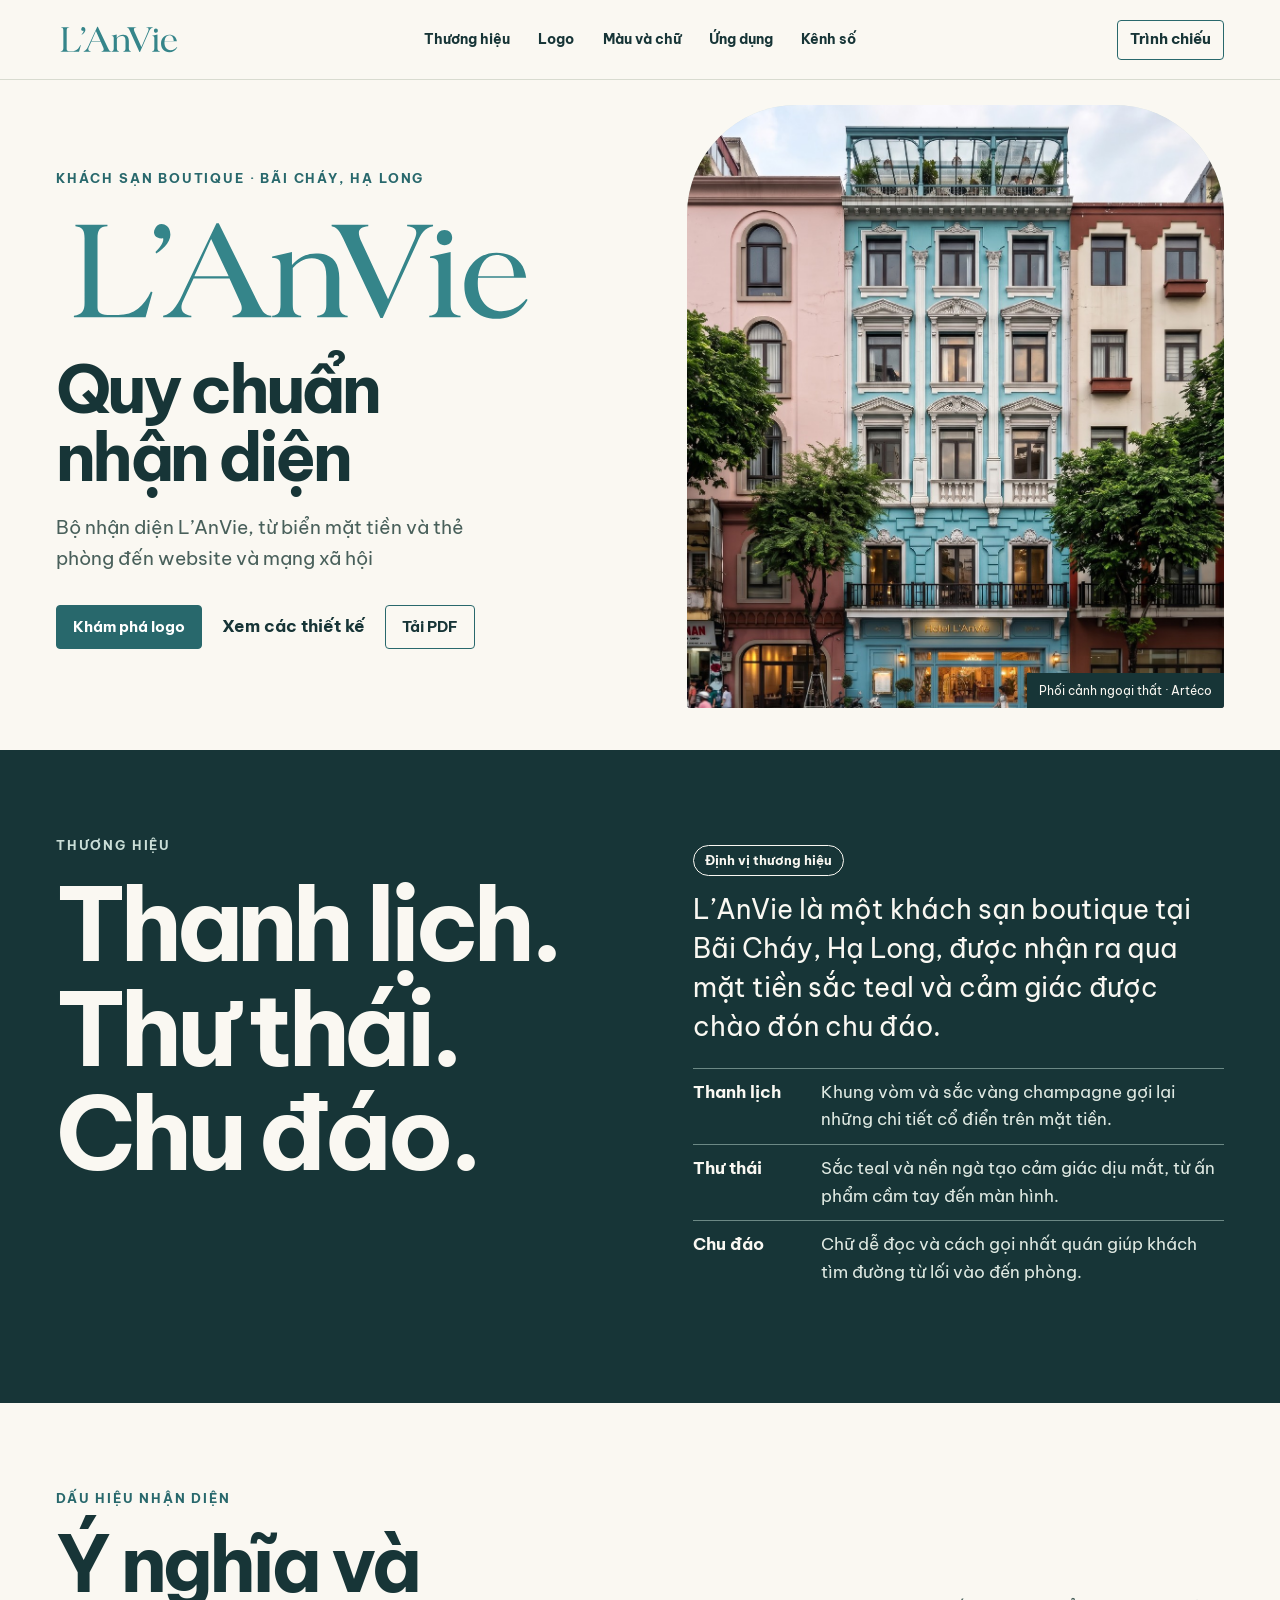
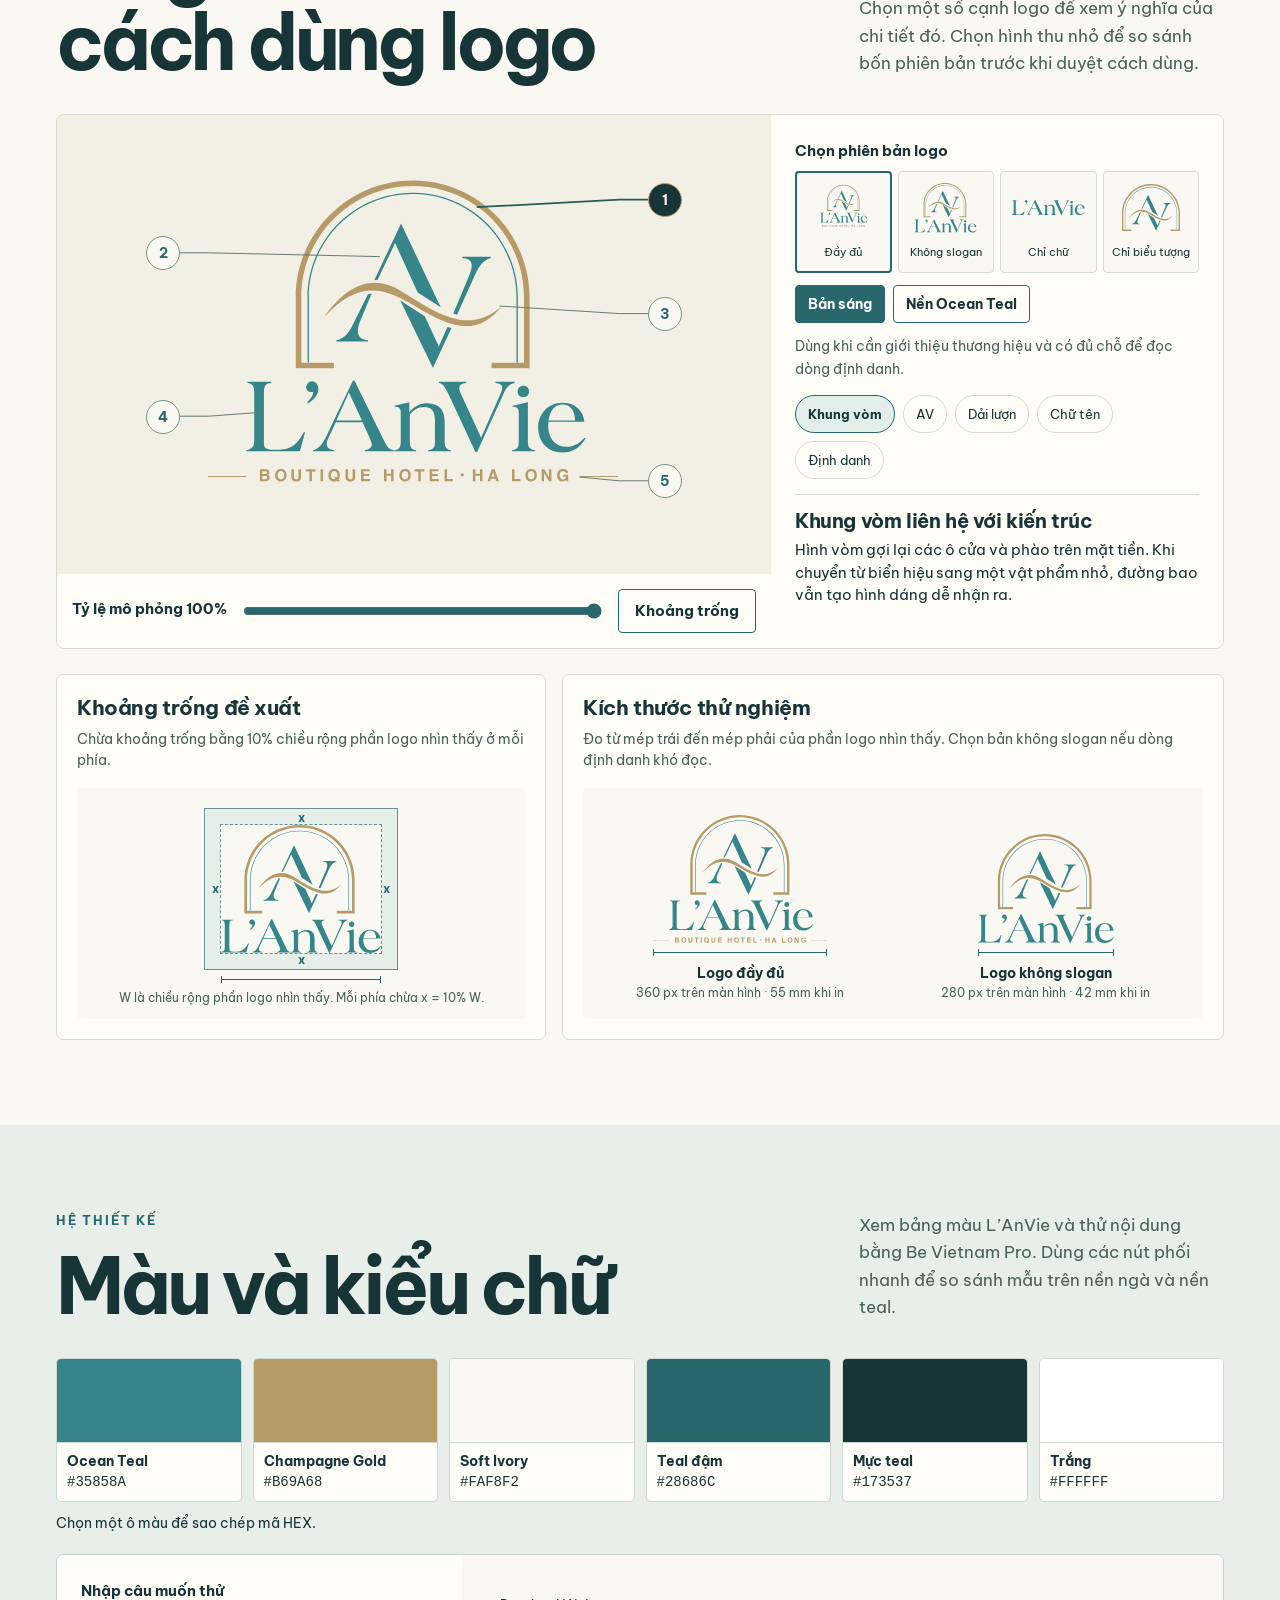
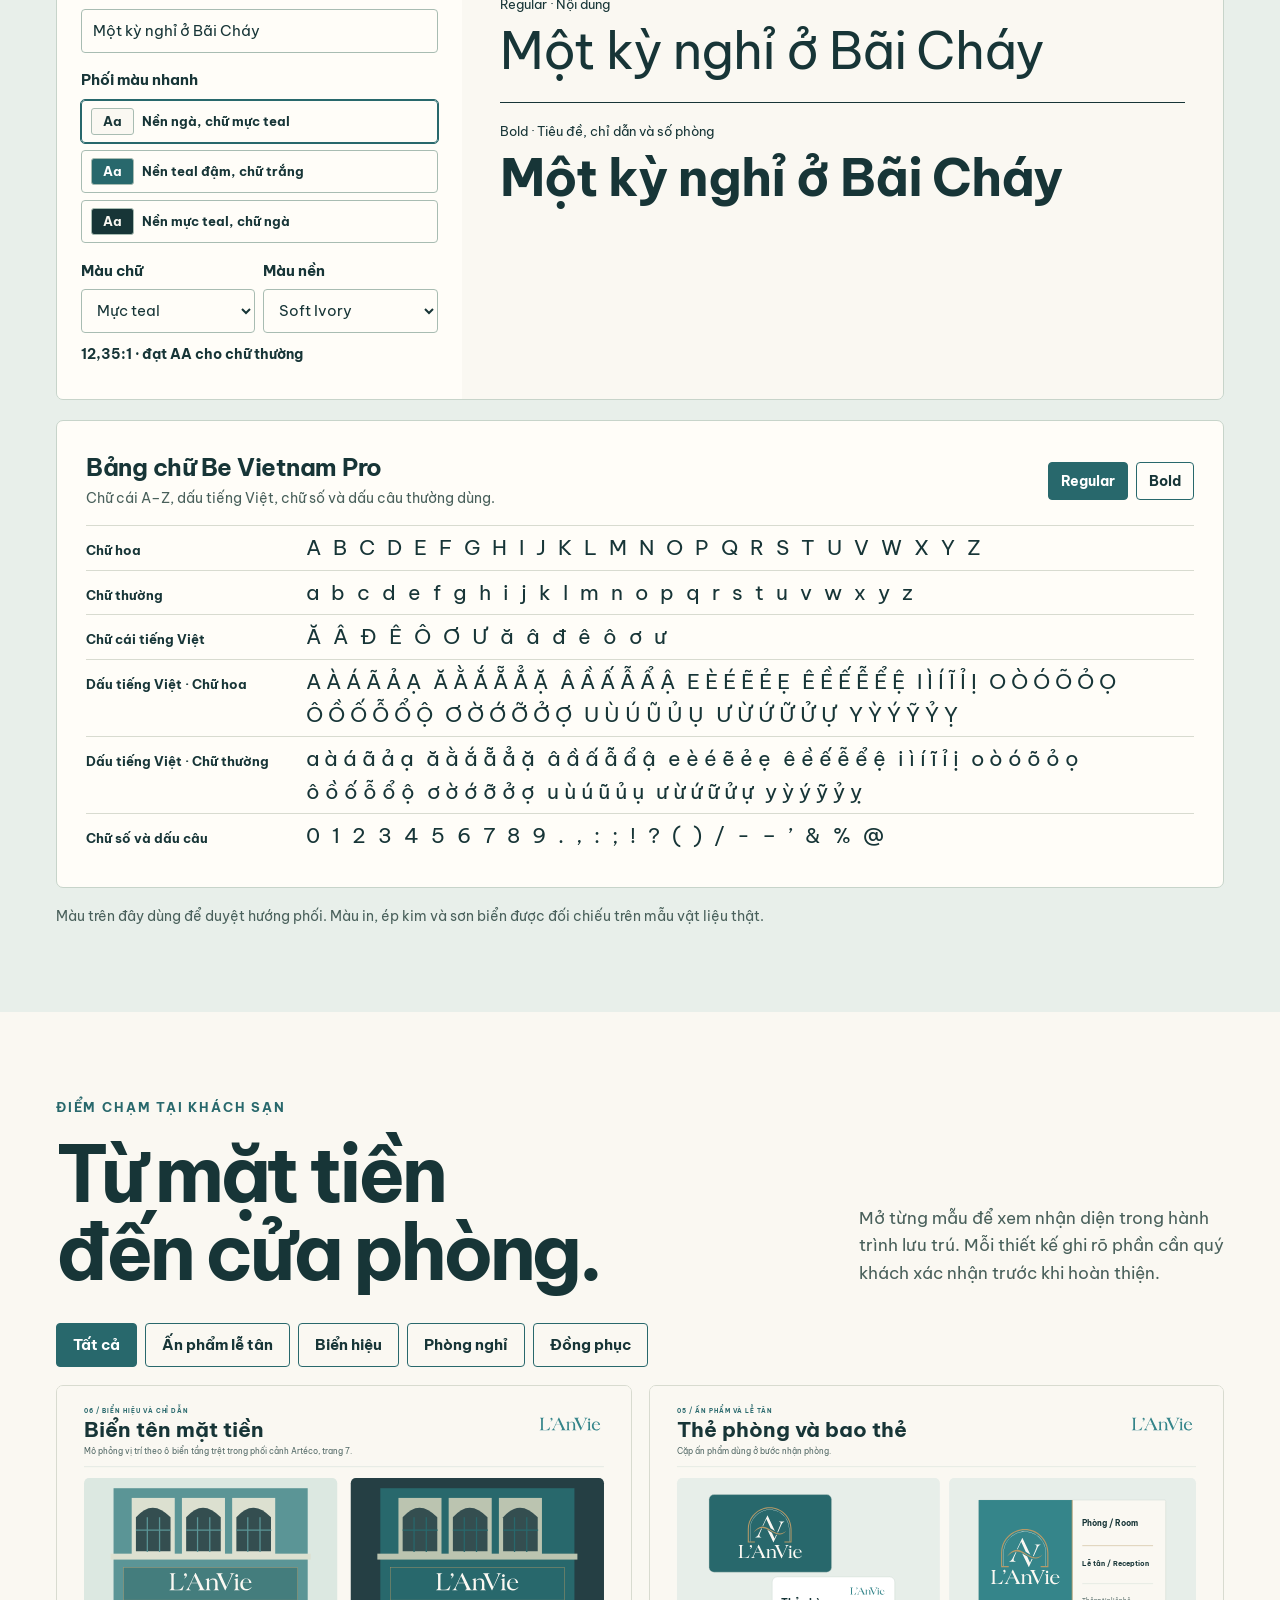
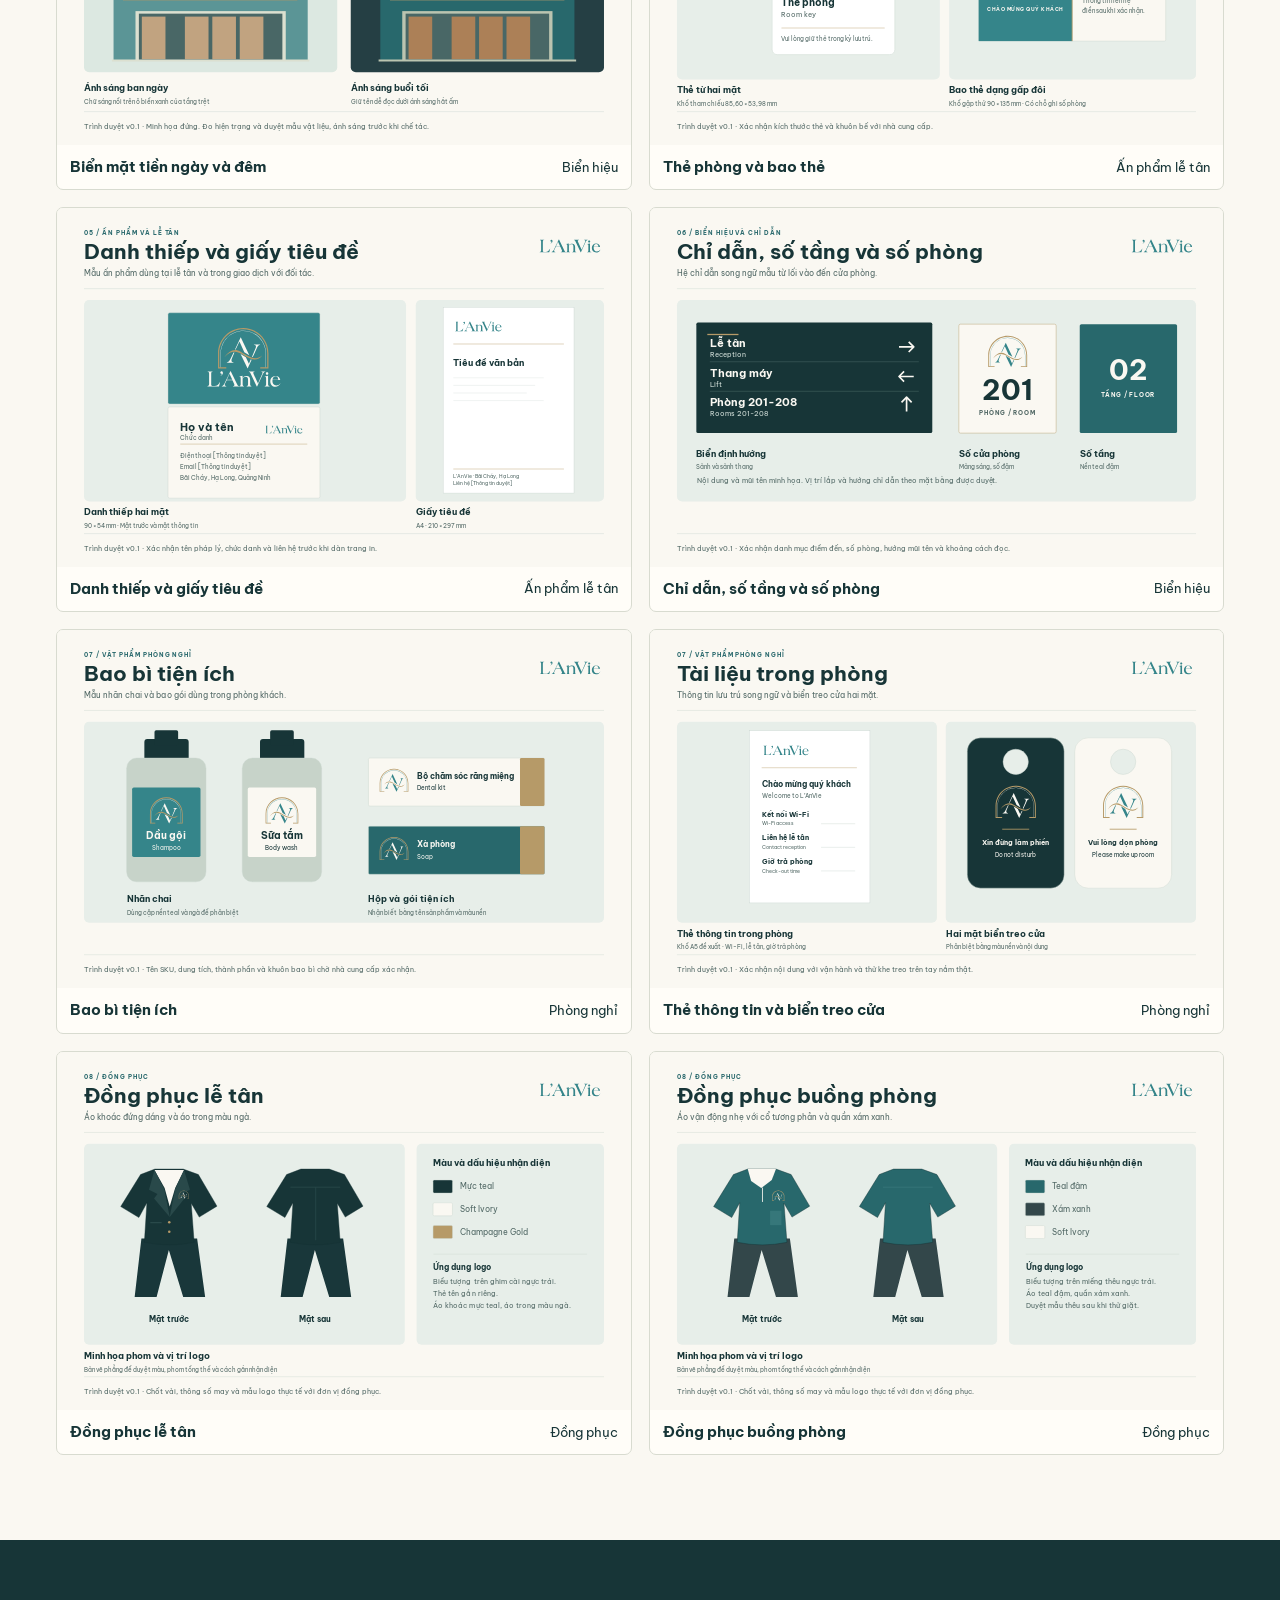
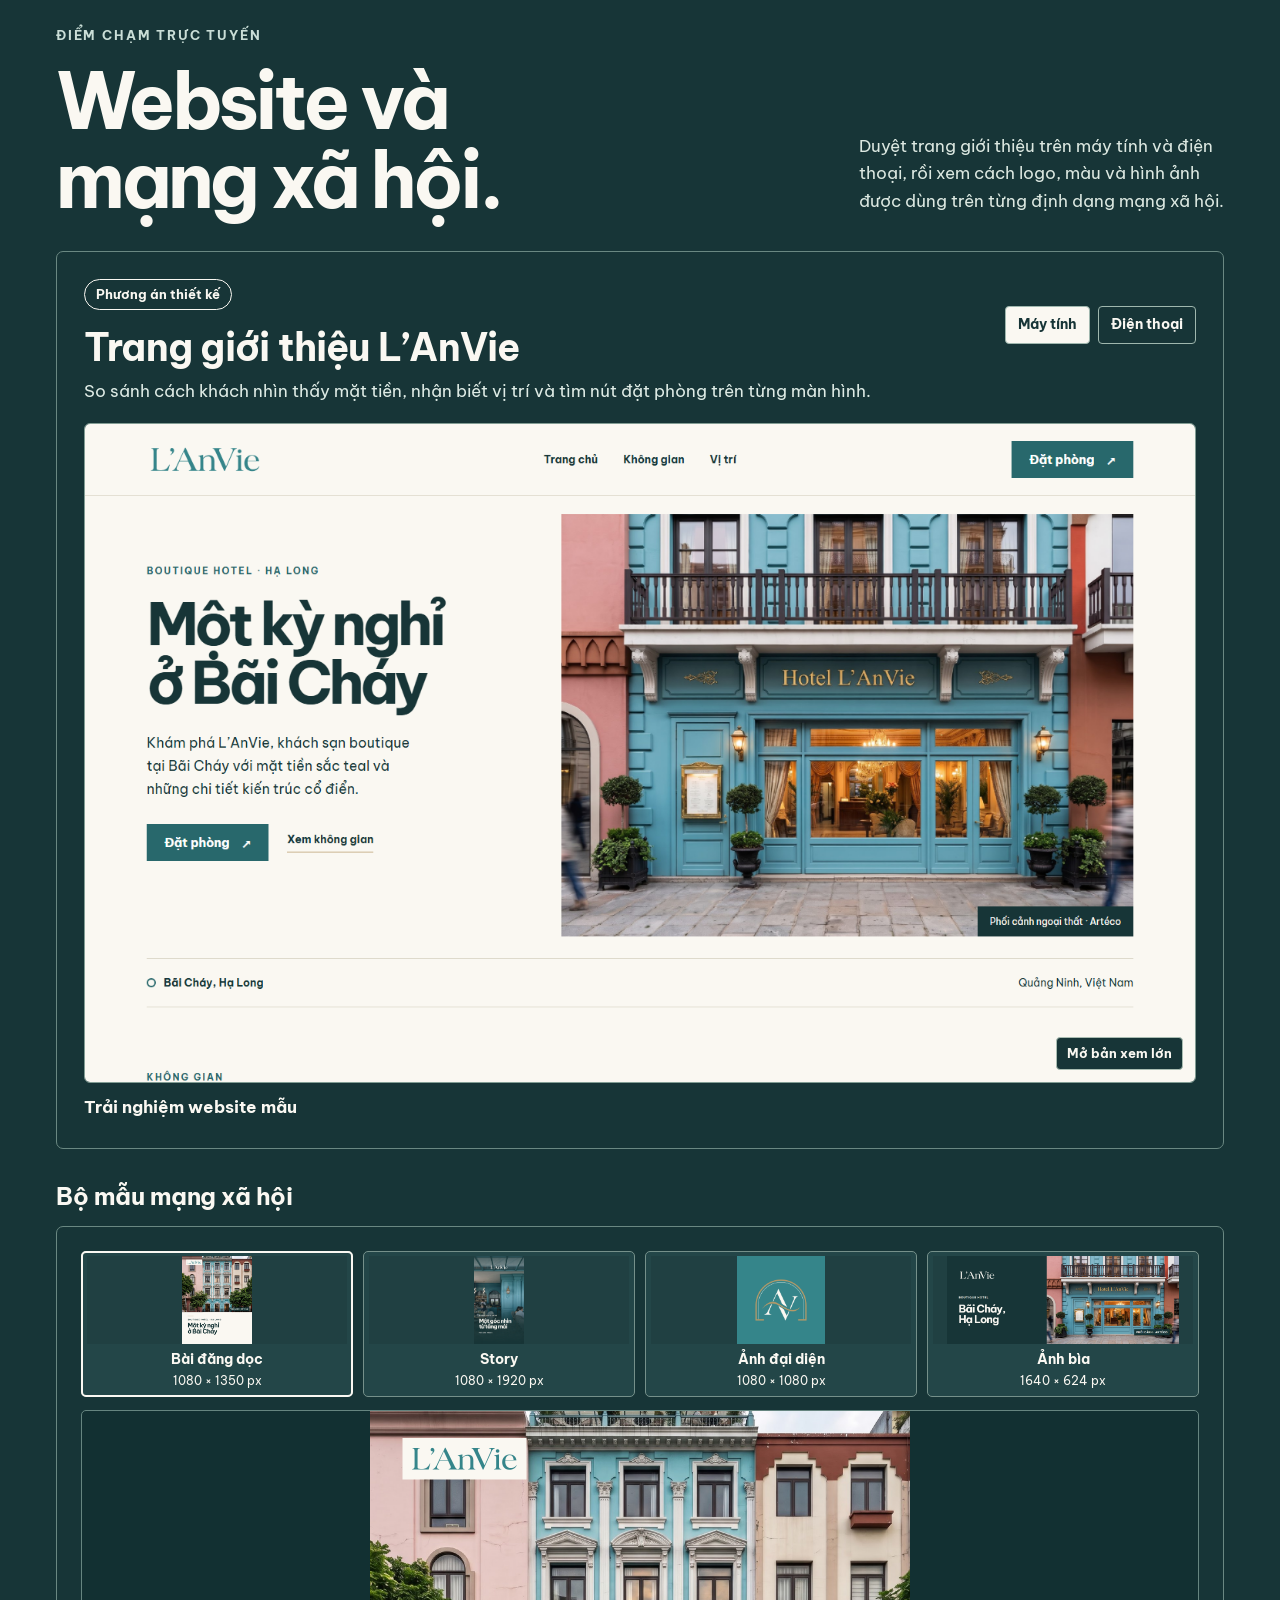
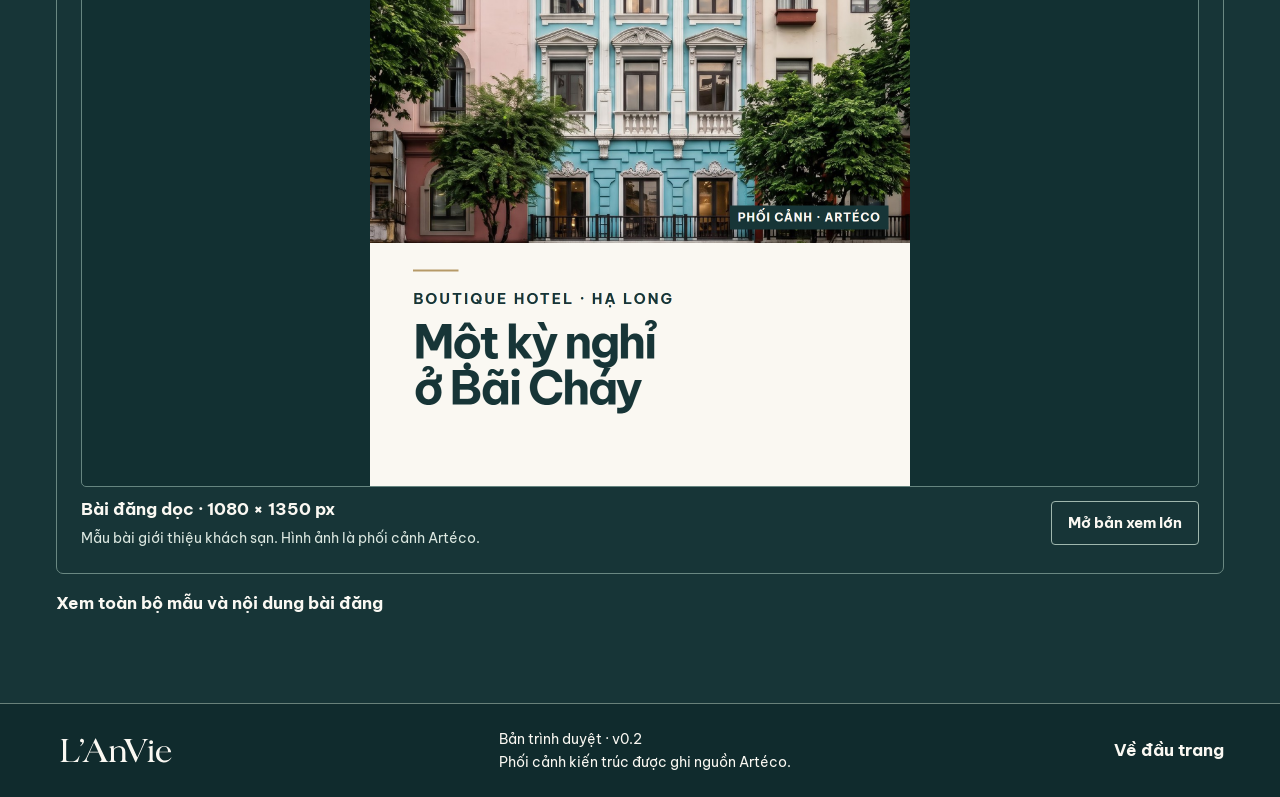
<file: index.html>
<!doctype html>
<html lang="vi">
<head>
<meta charset="utf-8">
<meta name="viewport" content="width=device-width, initial-scale=1">
<title>L’AnVie Hotel · Brand Guideline</title>
<meta name="description" content="Cẩm nang nhận diện tương tác của khách sạn L’AnVie tại Bãi Cháy, Hạ Long.">
<link rel="stylesheet" href="style.css">
<script defer src="guide.js"></script>
</head>
<body>
<a class="skip" href="#main">Đến nội dung</a>
<header class="top">
  <div class="shell bar">
    <a class="brand" href="#tong-quan" aria-label="L’AnVie, về trang đầu"><img src="assets/wordmark-light.svg" alt="L’AnVie"></a>
    <nav aria-label="Mục lục">
      <a href="#dinh-vi">Thương hiệu</a><a href="#logo">Logo</a><a href="#he-thiet-ke">Màu và chữ</a><a href="#ung-dung">Ứng dụng</a><a href="#kenh-so">Kênh số</a>
    </nav>
    <button class="button button-small" id="present" type="button" aria-pressed="false">Trình chiếu</button>
  </div>
</header>
<main id="main">
  <section id="tong-quan" class="shell hero chapter" data-chapter="Tổng quan">
    <div class="hero-copy">
      <p class="eyebrow">Khách sạn boutique · Bãi Cháy, Hạ Long</p>
      <img class="hero-logo" src="assets/wordmark-light.svg" alt="L’AnVie">
      <h1>Quy chuẩn nhận diện</h1>
      <p>Bộ nhận diện L’AnVie, từ biển mặt tiền và thẻ phòng đến website và mạng xã hội</p>
      <div class="actions"><a class="button solid" href="#logo">Khám phá logo</a><a class="text-link" href="#ung-dung">Xem các thiết kế</a><a class="button" href="assets/LanVie_Brand_Guideline_v02.pdf" download>Tải PDF</a></div>
    </div>
    <figure class="hero-image"><img src="assets/facade.jpg" alt="Phối cảnh tổng thể mặt tiền khách sạn L’AnVie với màu teal và phào sáng"><figcaption>Phối cảnh ngoại thất · Artéco</figcaption></figure>
  </section>
  <section id="dinh-vi" class="chapter story" data-chapter="Thương hiệu">
    <div class="shell section twin">
      <div><p class="eyebrow">Thương hiệu</p><h2>Thanh lịch.<br>Thư thái.<br>Chu đáo.</h2></div>
      <div class="story-copy"><span class="status">Định vị thương hiệu</span><p class="lead">L’AnVie là một khách sạn boutique tại Bãi Cháy, Hạ Long, được nhận ra qua mặt tiền sắc teal và cảm giác được chào đón chu đáo.</p>
      <dl class="pillars"><div><dt>Thanh lịch</dt><dd>Khung vòm và sắc vàng champagne gợi lại những chi tiết cổ điển trên mặt tiền.</dd></div>
      <div><dt>Thư thái</dt><dd>Sắc teal và nền ngà tạo cảm giác dịu mắt, từ ấn phẩm cầm tay đến màn hình.</dd></div>
      <div><dt>Chu đáo</dt><dd>Chữ dễ đọc và cách gọi nhất quán giúp khách tìm đường từ lối vào đến phòng.</dd></div></dl>
      </div>
    </div>
  </section>
  <section id="logo" class="shell section chapter" data-chapter="Logo">
    <div class="section-title"><div><p class="eyebrow">Dấu hiệu nhận diện</p><h2>Ý nghĩa và<br>cách dùng logo</h2></div><p>Chọn một số cạnh logo để xem ý nghĩa của chi tiết đó. Chọn hình thu nhỏ để so sánh bốn phiên bản trước khi duyệt cách dùng.</p></div>
    <div class="logo-lab">
      <div class="lab-preview">
        <div id="logo-stage" class="logo-stage" data-tone="light">
          <div class="logo-frame" id="logo-frame">
            <img id="logo-image" src="assets/full-light.svg" alt="Logo đầy đủ L’AnVie, bản sáng">
            <div id="hotspots" class="hotspots" aria-label="Chi tiết logo">
              <svg class="leader-lines" viewBox="0 0 100 100" preserveAspectRatio="none" aria-hidden="true"></svg>
              <button type="button" class="pin" data-feature="arch" data-target="61,14" style="--left:94%;--top:12%" aria-label="Khung vòm" aria-pressed="true">1</button>
              <button type="button" class="pin" data-feature="av" data-target="44,27" style="--left:6%;--top:26%" aria-label="Monogram AV" aria-pressed="false">2</button>
              <button type="button" class="pin" data-feature="ribbon" data-target="65,40" style="--left:94%;--top:42%" aria-label="Dải lượn" aria-pressed="false">3</button>
              <button type="button" class="pin" data-feature="name" data-target="23,68" style="--left:6%;--top:69%" aria-label="Chữ L’AnVie" aria-pressed="false">4</button>
              <button type="button" class="pin" data-feature="descriptor" data-target="79,85" style="--left:94%;--top:86%" aria-label="Dòng định danh" aria-pressed="false">5</button>
            </div>
          </div>
        </div>
        <div id="space-view" class="space-view" hidden><figure class="clear-diagram"><div class="clear-logo"><img src="assets/no_slogan-light.svg" alt="Logo L’AnVie trong vùng bảo vệ"><span class="clear-left" aria-hidden="true">x</span><span class="clear-right" aria-hidden="true">x</span><span class="clear-top" aria-hidden="true">x</span><span class="clear-bottom" aria-hidden="true">x</span></div><figcaption>x = 10% chiều rộng phần logo nhìn thấy, tính ở mỗi phía.</figcaption></figure></div>
        <div class="lab-bottom"><label for="logo-scale">Tỷ lệ mô phỏng <output id="scale-value">100%</output></label><input id="logo-scale" aria-label="Tỷ lệ mô phỏng logo" type="range" min="30" max="100" value="100"><button class="quiet" id="space" type="button" aria-pressed="false">Khoảng trống</button></div>
      </div>
      <div class="lab-controls">
        <p class="control-label">Chọn phiên bản logo</p>
        <div id="logo-form" class="logo-options" role="group" aria-label="Phiên bản logo"></div>
        <div class="switch" aria-label="Phối màu"><button type="button" data-tone="light" aria-pressed="true">Bản sáng</button><button type="button" data-tone="teal" aria-pressed="false">Nền Ocean Teal</button></div>
        <p id="logo-use" class="hint">Dùng khi cần giới thiệu thương hiệu và có đủ chỗ để đọc dòng định danh.</p>
        <div id="feature-buttons" class="feature-buttons" aria-label="Cấu tạo logo">
          <button type="button" data-feature="arch" aria-pressed="true">Khung vòm</button><button type="button" data-feature="av" aria-pressed="false">AV</button><button type="button" data-feature="ribbon" aria-pressed="false">Dải lượn</button><button type="button" data-feature="name" aria-pressed="false">Chữ tên</button><button type="button" data-feature="descriptor" aria-pressed="false">Định danh</button>
        </div>
        <div class="feature-note" id="feature-note" aria-live="polite"><h3>Khung vòm liên hệ với kiến trúc</h3><p>Hình vòm gợi lại các ô cửa và phào trên mặt tiền. Khi chuyển từ biển hiệu sang một vật phẩm nhỏ, đường bao vẫn tạo hình dáng dễ nhận ra.</p></div>
      </div>
    </div>
    <div class="rule-notes">
      <section class="rule-card" aria-labelledby="clear-rule-title">
        <h3 id="clear-rule-title">Khoảng trống đề xuất</h3>
        <p>Chừa khoảng trống bằng 10% chiều rộng phần logo nhìn thấy ở mỗi phía.</p>
        <figure class="rule-visual clear-example">
          <div class="clear-box">
            <img src="assets/rule-no_slogan.svg" alt="Logo L’AnVie bên trong vùng bảo vệ">
            <span class="clear-left" aria-hidden="true">x</span><span class="clear-right" aria-hidden="true">x</span>
            <span class="clear-top" aria-hidden="true">x</span><span class="clear-bottom" aria-hidden="true">x</span>
          </div>
          <div class="measure-line" aria-hidden="true"></div>
          <figcaption>W là chiều rộng phần logo nhìn thấy. Mỗi phía chừa x = 10% W.</figcaption>
        </figure>
      </section>
      <section class="rule-card" aria-labelledby="size-rule-title">
        <h3 id="size-rule-title">Kích thước thử nghiệm</h3>
        <p>Đo từ mép trái đến mép phải của phần logo nhìn thấy. Chọn bản không slogan nếu dòng định danh khó đọc.</p>
        <div class="rule-visual size-examples">
          <figure>
            <div class="size-mark"><img src="assets/rule-full.svg" alt="Logo đầy đủ có dòng định danh"></div>
            <div class="measure-line" aria-hidden="true"></div>
            <figcaption><b>Logo đầy đủ</b><span>360 px trên màn hình · 55 mm khi in</span></figcaption>
          </figure>
          <figure>
            <div class="size-mark compact"><img src="assets/rule-no_slogan.svg" alt="Logo gồm biểu tượng và chữ, không có slogan"></div>
            <div class="measure-line compact" aria-hidden="true"></div>
            <figcaption><b>Logo không slogan</b><span>280 px trên màn hình · 42 mm khi in</span></figcaption>
          </figure>
        </div>
      </section>
    </div>
  </section>
  <section id="he-thiet-ke" class="chapter system" data-chapter="Màu và kiểu chữ">
    <div class="shell section">
      <div class="section-title"><div><p class="eyebrow">Hệ thiết kế</p><h2>Màu và kiểu chữ</h2></div><p>Xem bảng màu L’AnVie và thử nội dung bằng Be Vietnam Pro. Dùng các nút phối nhanh để so sánh mẫu trên nền ngà và nền teal.</p></div>
      <div class="swatches" id="swatches"></div><p class="swatch-message" id="copy-message" role="status">Chọn một ô màu để sao chép mã HEX.</p>
      <div class="type-lab">
        <div class="type-controls">
          <label for="sample-text">Nhập câu muốn thử</label>
          <input id="sample-text" type="text" maxlength="100" value="Một kỳ nghỉ ở Bãi Cháy">
          <p class="control-label">Phối màu nhanh</p><div id="color-presets" class="color-presets" role="group" aria-label="Phối màu nhanh"></div>
          <div class="select-pair"><div><label for="fg">Màu chữ</label><select id="fg"></select></div><div><label for="bg">Màu nền</label><select id="bg"></select></div></div>
          <p id="contrast-result" class="contrast" role="status"></p>
        </div>
        <div class="type-comparison" id="type-sample">
          <div class="font-preview font-web"><span>Regular · Nội dung</span><h3 class="sample-heading">Một kỳ nghỉ ở Bãi Cháy</h3></div>
          <div class="font-preview font-bold"><span>Bold · Tiêu đề, chỉ dẫn và số phòng</span><h3 class="sample-heading">Một kỳ nghỉ ở Bãi Cháy</h3></div>
        </div>
      </div>
      <section class="specimen" aria-labelledby="specimen-title">
        <div class="specimen-heading"><div><h3 id="specimen-title">Bảng chữ Be Vietnam Pro</h3><p>Chữ cái A–Z, dấu tiếng Việt, chữ số và dấu câu thường dùng.</p></div>
          <div id="specimen-weights" class="switch" role="group" aria-label="Độ đậm bảng chữ"><button type="button" data-weight="400" aria-pressed="true">Regular</button><button type="button" data-weight="700" aria-pressed="false">Bold</button></div></div>
        <div id="specimen-rows"></div>
      </section>
      <p class="hint material">Màu trên đây dùng để duyệt hướng phối. Màu in, ép kim và sơn biển được đối chiếu trên mẫu vật liệu thật.</p>
    </div>
  </section>
  <section id="ung-dung" class="shell section chapter" data-chapter="Ứng dụng tại khách sạn">
    <div class="section-title"><div><p class="eyebrow">Điểm chạm tại khách sạn</p><h2>Từ mặt tiền<br>đến cửa phòng.</h2></div><p>Mở từng mẫu để xem nhận diện trong hành trình lưu trú. Mỗi thiết kế ghi rõ phần cần quý khách xác nhận trước khi hoàn thiện.</p></div>
    <div class="filters" id="filters" aria-label="Lọc ứng dụng"></div>
    <div id="gallery" class="gallery"></div>
  </section>
  <section id="kenh-so" class="chapter digital" data-chapter="Kênh số">
    <div class="shell section">
      <div class="section-title"><div><p class="eyebrow">Điểm chạm trực tuyến</p><h2>Website và<br>mạng xã hội.</h2></div><p>Duyệt trang giới thiệu trên máy tính và điện thoại, rồi xem cách logo, màu và hình ảnh được dùng trên từng định dạng mạng xã hội.</p></div>
      <div class="webshow">
        <div class="webshow-head"><div><span class="status">Phương án thiết kế</span><h3>Trang giới thiệu L’AnVie</h3></div>
          <div class="switch" aria-label="Chọn màn hình website"><button type="button" data-device="desktop" aria-pressed="true">Máy tính</button><button type="button" data-device="mobile" aria-pressed="false">Điện thoại</button></div></div>
        <p class="digital-description">So sánh cách khách nhìn thấy mặt tiền, nhận biết vị trí và tìm nút đặt phòng trên từng màn hình.</p>
        <button id="website-preview" class="web-preview" data-device="desktop" type="button" aria-label="Xem lớn mockup website"><img id="website-image" src="assets/LanVie_Website_desktop_v01.png" alt="Mockup website trên máy tính" loading="lazy"><span>Mở bản xem lớn</span></button>
        <a class="text-link" href="assets/LanVie_Website_mockup_v01.html" target="_blank" rel="noopener">Trải nghiệm website mẫu</a>
      </div>
      <h3 class="social-title">Bộ mẫu mạng xã hội</h3>
      <div class="social-show"><div id="social-gallery" class="social-gallery" role="group" aria-label="Chọn định dạng mạng xã hội"></div>
        <button id="social-preview" class="social-preview" type="button" aria-label="Xem lớn mẫu mạng xã hội"><img id="social-image" src="assets/LanVie_Bai_dang_v01.png" alt="Bài đăng dọc của L’AnVie" loading="lazy"></button>
        <div class="social-summary"><div><h4 id="social-name">Bài đăng dọc</h4><p id="social-note"></p></div><button class="quiet" id="social-open" type="button">Mở bản xem lớn</button></div>
      </div>
      <a class="text-link social-link" href="assets/LanVie_Mang_xa_hoi_mockup_v01.html" target="_blank" rel="noopener">Xem toàn bộ mẫu và nội dung bài đăng</a>
    </div>
  </section>
</main>
<footer class="footer"><div class="shell footer-inner"><img src="assets/wordmark-teal.svg" alt="L’AnVie"><p>Bản trình duyệt · v0.2<br>Phối cảnh kiến trúc được ghi nguồn Artéco.</p><a class="text-link" href="#tong-quan">Về đầu trang</a></div></footer>
<aside id="present-controls" class="present-controls" hidden aria-label="Điều hướng trình chiếu"><button type="button" id="prev-chapter">Trước</button><span id="chapter-name" aria-live="polite"></span><button type="button" id="next-chapter">Tiếp</button><button type="button" id="end-present">Thoát</button></aside>
<dialog id="viewer" aria-labelledby="viewer-title">
  <div class="viewer-bar"><h2 id="viewer-title"></h2><form method="dialog"><button type="submit" aria-label="Đóng bản thiết kế">Đóng</button></form></div>
  <div id="viewer-stage" class="viewer-stage"><img id="viewer-image" alt=""></div>
  <p id="viewer-note"></p>
  <div class="viewer-tools"><div class="actions"><button type="button" id="viewer-prev">Trước</button><button type="button" id="viewer-next">Tiếp</button><button type="button" id="viewer-zoom" aria-pressed="false">Phóng to</button></div></div>
</dialog>
</body>
</html>
</file>
<file: style.css>
@font-face{font-family:"Be Vietnam Pro";font-style:normal;font-weight:400;src:url([data-uri]) format("truetype");font-display:block}
@font-face{font-family:"Be Vietnam Pro";font-style:normal;font-weight:700;src:url([data-uri]) format("truetype");font-display:block}

:root{--ivory:#faf8f2;--ink:#173537;--teal:#35858a;--deep:#28686c;--gold:#b69a68;--muted:#49605b;--rule:#d8dbd0;--soft:#e8efea;--paper:#fffdf8}
*{box-sizing:border-box}
[hidden]{display:none!important}
html{scroll-behavior:smooth;scroll-padding-top:105px}
body{margin:0;font-family:"Be Vietnam Pro",Arial,sans-serif;background:var(--ivory);color:var(--ink);font-size:17px;line-height:1.62}
button,select,input{font:inherit;color:inherit}
button{cursor:pointer}
a{color:inherit}
img{display:block;max-width:100%}
figure{margin:0}
h1,h2,h3,p{margin:0}
h1,h2{line-height:1.02;letter-spacing:-.055em}
h2{font-size:clamp(44px,6vw,88px);font-weight:700}
h3{font-size:24px;line-height:1.2;letter-spacing:-.02em}
small{font-size:14px}
:focus-visible{outline:3px solid #9b731f;outline-offset:4px}
.shell{width:min(1320px,calc(100% - 112px));margin-inline:auto}
.skip{position:fixed;left:12px;top:12px;z-index:12;background:var(--paper);padding:10px;clip-path:inset(50%)}.skip:focus{clip-path:none}
.top{position:sticky;top:0;z-index:5;background:var(--ivory);border-bottom:1px solid var(--rule)}
.bar{min-height:79px;display:grid;grid-template-columns:1fr auto 1fr;align-items:center;gap:24px}
.brand{width:126px}
nav{display:flex;gap:clamp(16px,2.2vw,34px)}
nav a,.text-link{text-decoration:none;font-weight:700}
nav a{font-size:14px;white-space:nowrap}
nav a:hover,.text-link:hover{text-decoration:underline;text-underline-offset:4px}
.bar>.button{justify-self:end}
.button,.quiet,.switch button,.filters button,.viewer-tools button,.viewer-bar button,.present-controls button{display:inline-flex;align-items:center;justify-content:center;border:1px solid var(--deep);background:transparent;padding:9px 16px;border-radius:4px;font-weight:700;font-size:15px;text-decoration:none;min-height:44px}
.button.solid,.switch button[aria-pressed=true],.filters button[aria-pressed=true]{background:var(--deep);color:white}
.button:hover,.quiet:hover,.filters button:hover,.switch button:hover{box-shadow:0 0 0 2px #28686c2c}
.button-small{min-height:40px;padding:6px 12px}
.actions{display:flex;align-items:center;gap:20px;flex-wrap:wrap}
.eyebrow{color:var(--deep);font-size:13px;letter-spacing:.14em;text-transform:uppercase;font-weight:700;margin-bottom:16px}
.hero{display:grid;grid-template-columns:54% 46%;min-height:670px;padding:25px 0 42px}
.hero-copy{padding:60px 38px 56px 0;align-self:center}
.hero-logo{width:min(100%,490px);margin:16px 0 18px}
.hero h1{font-size:clamp(44px,5.2vw,75px);margin:0 0 21px}
.hero p:not(.eyebrow){max-width:435px;margin-bottom:31px;font-size:19px;color:var(--muted)}
.hero-image{position:relative;min-height:596px;overflow:hidden;border-radius:110px 110px 3px 3px;background:#dbe5de}
.hero-image img{height:100%;width:100%;object-fit:cover;position:absolute;object-position:50% 54%}
.hero-image figcaption{position:absolute;bottom:0;right:0;color:var(--ivory);background:var(--ink);padding:8px 12px;font-size:12px}
.section{padding-block:85px}
.story,.digital{background:var(--ink);color:var(--ivory)}
.story .eyebrow,.digital .eyebrow{color:#caded7}
.twin{display:grid;grid-template-columns:1fr 1fr;gap:9%}
.story h2{font-size:clamp(58px,8vw,111px)}
.story-copy{padding-top:10px}
.status{display:inline-flex;border:1px solid currentColor;border-radius:100px;padding:4px 11px;font-size:13px;font-weight:700;margin-bottom:14px}
.lead{font-size:clamp(21px,2.1vw,29px);line-height:1.45}
.pillars{margin:22px 0}
.pillars div{display:grid;grid-template-columns:118px 1fr;gap:10px;border-top:1px solid #6c8985;padding:10px 0}
.pillars dt{font-weight:700}.pillars dd{margin:0;color:#dfe9e2}
.story small{color:#cbdcd4}
.section-title{display:grid;grid-template-columns:1fr minmax(260px,365px);align-items:end;gap:25px;margin-bottom:32px}
.section-title>p{color:var(--muted);padding-bottom:4px}
.logo-lab{display:grid;grid-template-columns:minmax(0,1.58fr) minmax(280px,1fr);border:1px solid var(--rule);border-radius:8px;overflow:hidden}
.lab-preview{display:flex;flex-direction:column;min-width:0}
.logo-stage{min-height:400px;flex:1;display:grid;place-items:center;background:#f2efe5;overflow:hidden;position:relative;padding:25px}
.logo-stage[data-tone=teal]{background:var(--teal)}
.logo-frame{width:min(100%,570px);position:relative;transform:scale(var(--scale,1));transition:transform .18s}
.logo-frame img{width:100%;height:auto;max-height:380px;object-fit:contain}
.hotspots{position:absolute;inset:0;pointer-events:none}
.pin{position:absolute;left:var(--left);top:var(--top);transform:translate(-50%,-50%);pointer-events:auto;width:37px;height:37px;border-radius:100%;border:2px solid white;background:var(--deep);color:white;font-weight:700;line-height:1;box-shadow:0 1px 7px #17353770}
.pin[aria-pressed=true]{background:var(--ink);border-color:var(--gold)}
.space-view{flex:1;display:grid;place-items:center;min-height:400px;background:#f2efe5;padding:15px}
.space-view img{max-height:390px;object-fit:contain}
.lab-bottom{padding:15px;display:flex;align-items:center;gap:14px;background:var(--paper);font-size:14px}
.lab-bottom input{min-width:45px;flex:1;accent-color:var(--deep)}
.lab-bottom output{font-weight:700}
.lab-controls,.type-controls{padding:24px;background:var(--paper)}
label{display:block;font-size:15px;font-weight:700;margin-bottom:5px}
select,input[type=text],#sample-text{display:block;width:100%;border:1px solid #a8bcb2;border-radius:4px;background:var(--paper);font-size:15px;padding:9px 11px;min-height:44px}
.switch,.feature-buttons,.filters{display:flex;flex-wrap:wrap;gap:8px}
.switch{margin:12px 0}.switch button,.feature-buttons button{padding:6px 12px;min-height:38px;font-size:14px}
.hint,.material{font-size:14px;color:var(--muted)}
.feature-buttons{margin:15px 0}
.feature-buttons button{font:inherit;font-size:13px;border:1px solid var(--rule);background:transparent;border-radius:30px}
.feature-buttons button[aria-pressed=true]{background:#e2eeea;border-color:var(--deep);font-weight:700}
.feature-note{padding:14px 0 16px;border-top:1px solid var(--rule);min-height:130px}
.feature-note h3{font-size:20px;margin-bottom:6px}
.feature-note p{font-size:15px;line-height:1.5}
.rule-notes{display:grid;grid-template-columns:1fr 1.45fr auto;align-items:start;gap:24px;border-top:1px solid var(--rule);margin-top:25px;padding-top:15px;font-size:14px}
.system{background:var(--soft)}
.swatches{display:grid;grid-template-columns:repeat(6,1fr);gap:11px}
.swatch{border:1px solid #ced9d1;background:var(--paper);padding:0;text-align:left;border-radius:5px;overflow:hidden}
.swatch-chip{display:block;height:84px;background:var(--chip);border-bottom:1px solid #cbd7cf}
.swatch-info{display:block;padding:8px 10px;font-size:14px;line-height:1.5}
.swatch-info b,.swatch-info code{display:block}
.swatch-message{font-size:14px;margin:10px 0 20px}
.type-lab{display:grid;grid-template-columns:minmax(265px,0.85fr) 1.6fr;border:1px solid #c7d4ca;border-radius:7px;overflow:hidden}
.type-controls label:not(:first-child),.type-controls>select,.type-controls>input{margin-bottom:10px}
.select-pair{display:grid;grid-template-columns:1fr 1fr;gap:8px}
.contrast{font-size:14px;font-weight:700;margin:10px 0}
.type-sample{padding:clamp(24px,5vw,72px);display:flex;flex-direction:column;justify-content:center;gap:13px;min-height:320px;overflow-wrap:anywhere}
.type-sample span{font-size:12px;letter-spacing:.15em}
.type-sample h3{font-size:clamp(31px,4.2vw,70px);letter-spacing:-.045em}
.type-sample p{max-width:370px}.material{margin-top:17px}
.filters{margin-bottom:18px}
.gallery{display:grid;grid-template-columns:repeat(2,minmax(0,1fr));gap:17px}
.card{display:block;color:inherit;text-align:left;background:var(--paper);border:1px solid var(--rule);border-radius:7px;overflow:hidden;padding:0;font:inherit}
.card:hover{border-color:var(--deep)}
.card img{width:100%;background:#eff0e7;aspect-ratio:1.6;object-fit:cover}
.card-meta{display:flex;justify-content:space-between;align-items:center;gap:10px;padding:10px 13px;font-size:15px}
.card-meta span{font-size:13px}
.digital .section-title>p{color:#dce8e1}
.webshow{display:grid;grid-template-columns:1fr 1.45fr;gap:32px;align-items:center;padding:25px;border:1px solid #6a8882;border-radius:7px}
.webshow h3{font-size:clamp(27px,3vw,42px);margin-bottom:12px}
.webshow p{color:#deebe5;max-width:380px}
.webshow .switch button{color:var(--ivory);border-color:#9fb7ae}
.webshow .switch button[aria-pressed=true]{background:var(--ivory);color:var(--ink)}
.web-preview{height:380px;background:#234648;overflow:auto;display:flex;justify-content:center;align-items:flex-start;border-radius:6px;border:1px solid #829d94}
.web-preview img{width:100%}
.web-preview[data-device=mobile] img{width:min(100%,255px)}
.social-title{margin:33px 0 15px}
.social-gallery{display:grid;grid-template-columns:repeat(4,minmax(0,1fr));gap:12px}
.social-gallery .card img{aspect-ratio:1.3;object-fit:contain;background:#244348}
.social-link{display:inline-block;margin-top:16px}
.footer{background:#102b2d;color:var(--ivory);border-top:1px solid #69817a;padding:24px 0}
.footer-inner{display:flex;align-items:center;justify-content:space-between;gap:12px}
.footer img{width:120px}.footer p{font-size:14px}
.present-controls{position:fixed;bottom:16px;left:50%;transform:translateX(-50%);z-index:9;display:flex;gap:8px;align-items:center;background:var(--paper);border:1px solid var(--rule);padding:8px;border-radius:8px;box-shadow:0 4px 24px #17353740;width:max-content;max-width:calc(100vw - 20px)}
.present-controls span{font-size:14px;font-weight:700;min-width:115px;text-align:center}
.present-controls button:disabled,.viewer-tools button:disabled{opacity:.45;cursor:default}
.presentation .chapter{scroll-margin-bottom:85px}.presentation .section{padding-bottom:100px}
dialog{width:min(1000px,calc(100% - 24px));max-height:calc(100dvh - 24px);border:1px solid var(--rule);border-radius:9px;padding:15px;background:var(--paper);color:var(--ink)}
dialog::backdrop{background:#102b2ddd}
.viewer-bar{display:flex;justify-content:space-between;gap:12px;align-items:center;border-bottom:1px solid var(--rule);padding-bottom:10px}
.viewer-bar h2{font-size:clamp(21px,3vw,34px)}
.viewer-stage{display:grid;place-items:start center;height:min(58dvh,690px);overflow:auto;background:#e7eee9;margin:10px 0}
.viewer-stage img{width:100%;height:100%;object-fit:contain}
.viewer-stage.zoom{display:block}.viewer-stage.zoom img{width:150%;max-width:none;height:auto}
#viewer-note{font-size:15px;margin:9px 0}
.viewer-tools{display:flex;justify-content:space-between;align-items:center;gap:12px}
.viewer-tools .actions{gap:6px}
@media(max-width:900px){.shell{width:calc(100% - 60px)}.bar{gap:12px}.hero{min-height:580px}.hero-image{min-height:510px}.section{padding-block:62px}.swatches{grid-template-columns:repeat(3,1fr)}.rule-notes{grid-template-columns:1fr 1fr}.gallery{gap:11px}}
@media(max-width:680px){html{scroll-padding-top:123px}.shell{width:calc(100% - 32px)}.bar{min-height:101px;grid-template-columns:1fr auto;row-gap:2px;padding:8px 0}.brand{width:112px}.bar nav{order:3;grid-column:1/-1;overflow:auto;gap:16px;padding-bottom:4px}.bar>.button{grid-column:2;grid-row:1}.hero{display:flex;flex-direction:column;padding-top:0;padding-bottom:24px;min-height:0}.hero-copy{padding:32px 0 25px}.hero-logo{width:252px;margin:8px 0 12px}.hero h1{font-size:43px;margin-bottom:13px}.hero p:not(.eyebrow){font-size:17px;margin-bottom:19px}.hero-image{min-height:370px;border-radius:60px 60px 3px 3px}.hero-image img{object-position:50% 47%}.section{padding-block:49px}.twin,.section-title,.logo-lab,.type-lab,.webshow{grid-template-columns:1fr;gap:15px}.section-title{margin-bottom:19px}.story-copy{padding-top:0}.story h2{font-size:58px}.pillars div{grid-template-columns:94px 1fr}.logo-lab,.type-lab{gap:0}.logo-stage,.space-view{min-height:252px}.space-view img{max-height:230px}.pin{width:33px;height:33px}.lab-bottom{padding:9px;gap:7px}.lab-bottom label{font-size:12px;margin:0}.lab-bottom .quiet{font-size:12px;padding:5px;min-height:36px}.lab-controls,.type-controls{padding:15px}.rule-notes{grid-template-columns:1fr;gap:10px}.swatches{gap:6px}.swatch-chip{height:58px}.swatch-info{font-size:12px;padding:5px}.type-sample{min-height:235px}.gallery,.social-gallery{grid-template-columns:repeat(2,minmax(0,1fr));gap:8px}.card-meta{display:block;font-size:13px;padding:6px 8px}.card-meta span{display:block;font-size:12px}.webshow{padding:13px}.web-preview{height:300px}.footer-inner{align-items:flex-start;flex-direction:column}.present-controls{bottom:8px;gap:4px}.present-controls span{font-size:12px;min-width:75px;max-width:95px}.present-controls button{font-size:12px;padding:4px 7px;min-height:36px}.viewer-tools{flex-wrap:wrap}}
@media(prefers-reduced-motion:reduce){html{scroll-behavior:auto}.logo-frame{transition:none}}
.hero h1{text-wrap:balance}
@media(max-width:680px){.bar nav{gap:11px}.bar nav a{font-size:13px}}



/* Client review */
body{font-family:"Be Vietnam Pro",sans-serif}
.logo-frame{transform:none}
.logo-frame img{transform:scale(var(--scale,1));transition:transform .18s}
.leader-lines{position:absolute;inset:0;width:100%;height:100%;overflow:visible;pointer-events:none}
.leader-lines path{fill:none;stroke:#667c72;stroke-width:1;vector-effect:non-scaling-stroke}
.leader-lines path.active{stroke:#275b56;stroke-width:1.8}
[data-tone=teal] .leader-lines path{stroke:#d6ebdf}
[data-tone=teal] .leader-lines path.active{stroke:#fffaf0}
.pin{width:34px;height:34px;font-size:14px;color:var(--deep);background:var(--ivory);border:1px solid #779487;box-shadow:none}
.pin[aria-pressed=true]{color:var(--ivory);background:var(--ink);border-color:var(--gold)}
.control-label{font-size:15px;font-weight:700;margin:0 0 8px}
.logo-options{display:grid;grid-template-columns:repeat(4,minmax(0,1fr));gap:6px}
.logo-options button{background:var(--ivory);border:1px solid var(--rule);padding:3px;min-width:0;border-radius:4px;display:grid;align-content:start}
.logo-options button[aria-pressed=true]{outline:2px solid var(--deep);outline-offset:-2px}
.logo-options button img{width:100%;height:65px;padding:5px;object-fit:contain}
.logo-options[data-tone=teal] img{background:var(--teal)}
.logo-options span{display:block;font-size:11px;line-height:1.25;padding:6px 1px 3px;min-height:29px}
.rule-notes{grid-template-columns:1fr 1.45fr}
.clear-diagram{width:min(415px,86%);text-align:center}
.clear-logo{position:relative;padding:11%;border:1px solid var(--deep);background:#e8efea}
.clear-logo img{border:1px dashed #65918a;max-height:none;background:var(--ivory)}
.clear-logo span{position:absolute;font-size:14px;font-weight:700;line-height:1;transform:translate(-50%,-50%)}
.clear-left{left:5.5%;top:50%}.clear-right{left:94.5%;top:50%}.clear-top{left:50%;top:5.5%}.clear-bottom{left:50%;top:94.5%}
.clear-diagram figcaption{font-size:14px;line-height:1.5;margin-top:10px}
.type-controls .control-label{margin-top:15px}
.color-presets{display:grid;gap:7px;margin-bottom:16px}
.color-presets button{display:flex;align-items:center;gap:8px;border:1px solid #a8bcb2;border-radius:4px;padding:7px 9px;background:var(--paper);text-align:left;font-weight:700;font-size:13px}
.color-presets button:before{content:"Aa";background:var(--sample-bg);color:var(--sample-fg);min-width:37px;padding:2px;text-align:center;border-radius:3px;border:1px solid #a8bcb2}
.color-presets button[aria-pressed=true]{border-color:var(--deep);outline:1px solid var(--deep)}
.type-comparison{padding:clamp(19px,3vw,50px);overflow-wrap:anywhere}
.font-preview+ .font-preview{border-top:1px solid currentColor;margin-top:22px;padding-top:18px}
.font-preview>span{display:block;font-size:13px;margin-bottom:7px}
.font-preview h3{font-weight:400;font-size:clamp(28px,4vw,64px);line-height:1.14}
.font-bold h3{font-weight:700}
.specimen{margin-top:20px;background:var(--paper);border:1px solid #c7d4ca;border-radius:7px;padding:clamp(15px,3vw,29px)}
.specimen-heading{display:flex;justify-content:space-between;align-items:center;gap:12px;margin-bottom:13px}
.specimen-heading p{font-size:14px;color:var(--muted);margin-top:5px}
#specimen-rows>div{display:grid;grid-template-columns:minmax(130px,210px) 1fr;gap:10px;align-items:baseline;border-top:1px solid var(--rule);padding:7px 0}
#specimen-rows h4{margin:0;font-size:13px}
#specimen-rows p{display:flex;flex-wrap:wrap;column-gap:12px;row-gap:3px;font-size:clamp(16px,1.65vw,23px);line-height:1.4}
#specimen-rows span{white-space:nowrap}
.webshow{display:block;padding:clamp(14px,2.5vw,27px)}
.webshow-head,.social-summary{display:flex;justify-content:space-between;align-items:center;gap:12px}
.webshow-head h3{margin:0}
.webshow .digital-description{max-width:none;margin:8px 0 17px}
.web-preview{display:block;position:relative;width:100%;height:clamp(260px,62vw,660px);padding:0;overflow:hidden;text-align:left;border:1px solid #829d94;background:#234648;margin-bottom:11px}
.web-preview img{width:100%;margin:auto}
.web-preview[data-device=mobile]{height:clamp(450px,65vw,700px)}
.web-preview[data-device=mobile] img{width:min(100%,390px)}
.web-preview span{position:absolute;bottom:12px;right:12px;background:var(--ink);color:var(--ivory);border:1px solid #a9bdb2;padding:5px 10px;border-radius:4px;font-size:13px;font-weight:700}
.social-show{border:1px solid #6a8882;border-radius:7px;padding:clamp(13px,2vw,24px)}
.social-gallery{grid-template-columns:repeat(4,minmax(0,1fr));gap:10px;margin-bottom:13px}
.social-gallery button{min-width:0;padding:4px 5px 6px;background:#234648;border:1px solid #75908a;border-radius:5px;color:var(--ivory);display:grid;align-content:start;text-align:center}
.social-gallery button[aria-pressed=true]{outline:2px solid var(--ivory);outline-offset:-2px}
.social-gallery img{width:100%;height:88px;object-fit:contain;background:#204042}
.social-gallery span{font-size:14px;font-weight:700;padding-top:4px}
.social-gallery small{font-size:12px}
.social-preview{width:100%;padding:0;display:grid;place-items:center;background:#123032;border:1px solid #668580;border-radius:5px;overflow:hidden}
.social-preview img{width:auto;height:auto;max-height:min(75vh,740px);max-width:100%}
.social-preview[data-format=cover] img{width:100%}
.social-summary{margin-top:9px}
.social-summary h4{margin:0 0 3px;font-size:17px}
.social-summary p{font-size:14px;color:#dce8e1}
.social-summary .quiet{color:var(--ivory);border-color:#9fb7ae;flex-shrink:0}
.viewer-stage[data-kind=desktop],.viewer-stage[data-kind=mobile]{display:block}
.viewer-stage[data-kind=desktop] img,.viewer-stage[data-kind=mobile] img{height:auto;object-fit:initial;margin-inline:auto}
.viewer-stage[data-kind=mobile] img{width:min(100%,390px)}
.viewer-stage.zoom[data-kind=mobile] img{width:500px;margin:0 auto}
@media(max-width:680px){
 .logo-options button img{height:58px}
 .pin{width:28px;height:28px;font-size:12px}
 .rule-notes{grid-template-columns:1fr}
 .specimen-heading{align-items:flex-start;flex-wrap:wrap}
 #specimen-rows>div{grid-template-columns:1fr;gap:3px}
 #specimen-rows p{column-gap:8px}
 .webshow-head,.social-summary{align-items:flex-start;flex-wrap:wrap}
 .webshow-head .switch{margin:0}
 .web-preview{height:clamp(200px,68vw,340px)}
 .web-preview[data-device=mobile]{height:530px}
 .social-gallery{grid-template-columns:repeat(2,minmax(0,1fr))}
 .social-gallery img{height:68px}
}
@media(prefers-reduced-motion:reduce){.logo-frame img{transition:none}}


.rule-notes{grid-template-columns:1fr 1.35fr;align-items:stretch;gap:16px;border-top:0;padding-top:0}
.rule-card{border:1px solid var(--rule);border-radius:7px;padding:20px;background:var(--paper);display:flex;flex-direction:column;gap:8px}
.rule-card h3{font-size:21px}
.rule-card>p{color:var(--muted);line-height:1.55}
.rule-visual{background:var(--ivory);border-radius:5px;margin-top:8px;flex:1;padding:20px 12px 12px}
.clear-example{text-align:center;display:flex;flex-direction:column;align-items:center;justify-content:center}
.clear-box{position:relative;width:min(160px,68%);box-sizing:content-box;padding:min(16px,6.8%);border:1px solid #679193;background:#e5eee8;color:var(--deep);font-weight:700}
.clear-box img{width:100%;outline:1px dashed #679193;background:var(--ivory)}
.clear-box span{position:absolute;line-height:1;font-size:12px;transform:translate(-50%,-50%)}
.clear-example .measure-line{width:min(160px,68%)}
.measure-line{position:relative;height:1px;margin:9px auto;background:var(--deep)}
.measure-line:before,.measure-line:after{content:"";position:absolute;width:1px;height:7px;top:-3px;background:var(--deep)}
.measure-line:before{left:0}.measure-line:after{right:0}
.size-examples{display:grid;grid-template-columns:repeat(2,minmax(0,1fr));gap:15px;text-align:center;align-items:center}
.size-mark{height:130px;display:grid;place-items:end center;margin:auto}
.size-mark,.size-examples .measure-line{width:min(100%,174px)}
.size-mark.compact,.size-examples .measure-line.compact{width:min(78%,136px)}
.size-mark img{width:100%;max-height:100%;object-fit:contain;object-position:center bottom}
.size-examples figcaption span,.size-examples figcaption b{display:block}
.size-examples figcaption span,.clear-example figcaption{font-size:12px;line-height:1.5;color:var(--muted)}
@media(max-width:700px){.rule-notes{grid-template-columns:1fr}.rule-card{padding:15px}.size-mark{height:92px}}
@media(max-width:700px){.size-mark{height:120px}}
</file>
